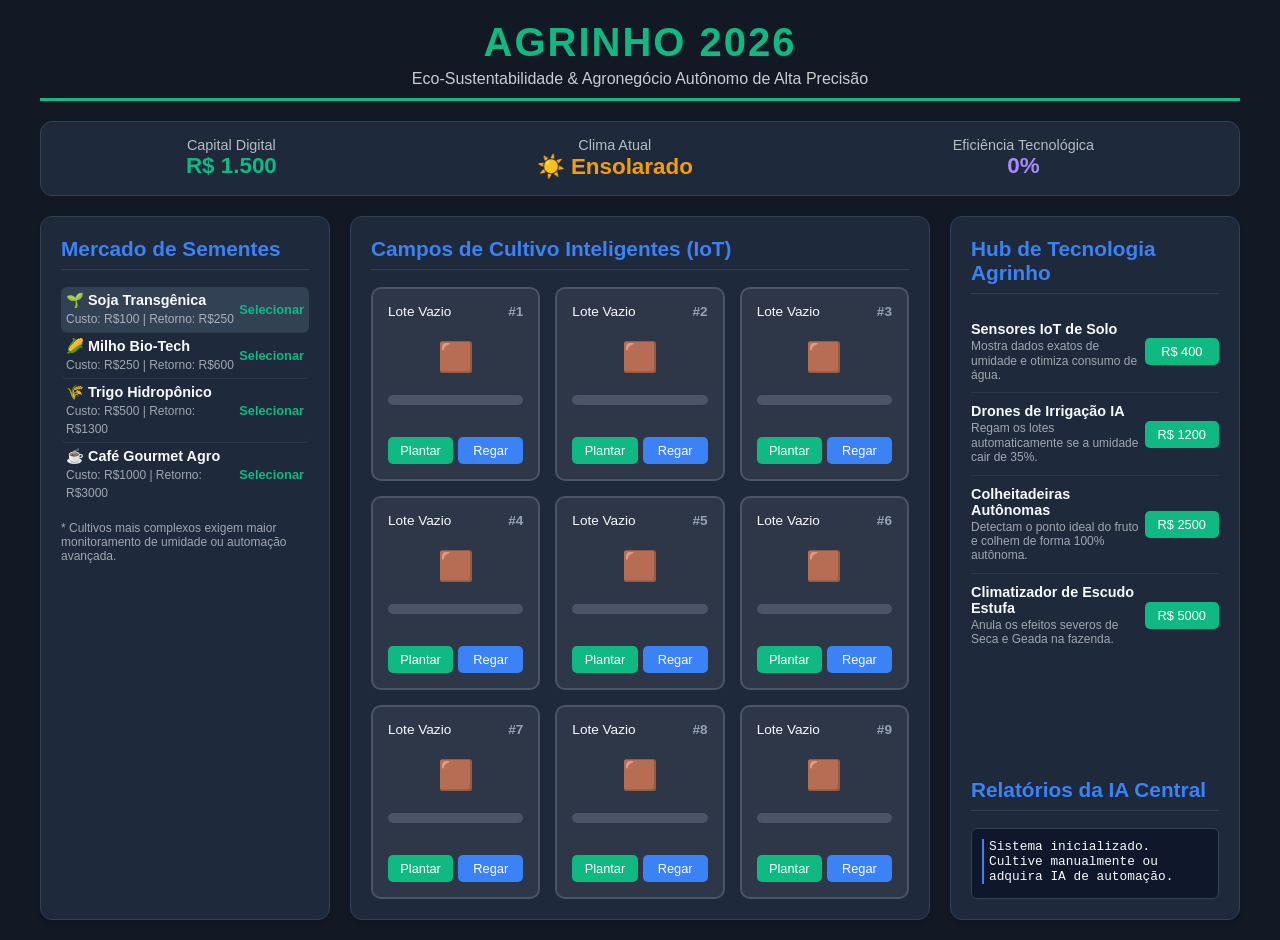
<file: index.html>
<!DOCTYPE html>
<html lang="pt-BR">
<head>
    <meta charset="UTF-8">
    <meta name="viewport" content="width=device-width, initial-scale=1.0">
    <title>Agrinho 2026: Fazenda Autônoma Tech</title>
    <link rel="stylesheet" href="style.css">
</head>
<body>

    <header>
        <h1>Agrinho 2026</h1>
        <p>Eco-Sustentabilidade & Agronegócio Autônomo de Alta Precisão</p>
    </header>

    <div class="status-bar">
        <div class="status-item">
            <span>Capital Digital</span>
            <strong id="money-display">R$ 1.500</strong>
        </div>
        <div class="status-item">
            <span>Clima Atual</span>
            <strong id="weather-display" style="color: #f59e0b;">☀️ Ensolarado</strong>
        </div>
        <div class="status-item">
            <span>Eficiência Tecnológica</span>
            <strong id="tech-display" style="color: #a78bfa;">0%</strong>
        </div>
    </div>

    <div class="game-container">
        
        <div class="panel">
            <h2>Mercado de Sementes</h2>
            <div id="seed-market"></div>
            <p style="font-size:0.75rem; opacity:0.6; margin-top:15px;">* Cultivos mais complexos exigem maior monitoramento de umidade ou automação avançada.</p>
        </div>

        <div class="panel">
            <h2>Campos de Cultivo Inteligentes (IoT)</h2>
            <div class="farm-grid" id="farm-grid"></div>
        </div>

        <div class="panel" style="display: flex; flex-direction: column; justify-content: space-between;">
            <div>
                <h2>Hub de Tecnologia Agrinho</h2>
                <div id="tech-hub"></div>
            </div>
            
            <div style="margin-top: 20px;">
                <h2>Relatórios da IA Central</h2>
                <div id="log-container">
                    <div class="log-entry">Sistema inicializado. Cultive manualmente ou adquira IA de automação.</div>
                </div>
            </div>
        </div>

    </div>

    <script src="script.js"></script>
</body>
</html>
</file>
<file: style.css>
:root {
    --bg-color: #121824;
    --panel-bg: #1e293b;
    --text-main: #f8fafc;
    --accent-green: #10b981;
    --accent-blue: #3b82f6;
    --border-color: #334155;
}

body {
    font-family: 'Segoe UI', Tahoma, Geneva, Verdana, sans-serif;
    background-color: var(--bg-color);
    color: var(--text-main);
    margin: 0;
    padding: 20px;
    display: flex;
    flex-direction: column;
    align-items: center;
}

header {
    text-align: center;
    margin-bottom: 20px;
    border-bottom: 3px solid var(--accent-green);
    padding-bottom: 10px;
    width: 100%;
    max-width: 1200px;
}

header h1 {
    margin: 0;
    color: var(--accent-green);
    font-size: 2.5rem;
    text-transform: uppercase;
    letter-spacing: 2px;
}

header p {
    margin: 5px 0 0 0;
    opacity: 0.8;
}

.game-container {
    display: grid;
    grid-template-columns: 1fr 2fr 1fr;
    gap: 20px;
    width: 100%;
    max-width: 1200px;
}

@media (max-width: 900px) {
    .game-container {
        grid-template-columns: 1fr;
    }
}

.panel {
    background-color: var(--panel-bg);
    border: 1px solid var(--border-color);
    border-radius: 12px;
    padding: 20px;
    box-shadow: 0 4px 6px -1px rgba(0, 0, 0, 0.1);
}

.panel h2 {
    margin-top: 0;
    border-bottom: 1px solid var(--border-color);
    padding-bottom: 8px;
    color: var(--accent-blue);
    font-size: 1.3rem;
}

/* Top Status Bar */
.status-bar {
    display: flex;
    justify-content: space-around;
    background-color: var(--panel-bg);
    width: 100%;
    max-width: 1200px;
    padding: 15px;
    border-radius: 12px;
    margin-bottom: 20px;
    box-sizing: border-box;
    border: 1px solid var(--border-color);
}

.status-item {
    text-align: center;
}

.status-item span {
    display: block;
    font-size: 0.9rem;
    opacity: 0.7;
}

.status-item strong {
    font-size: 1.4rem;
    color: var(--accent-green);
}

/* Farm Grid */
.farm-grid {
    display: grid;
    grid-template-columns: repeat(3, 1fr);
    gap: 15px;
    height: fit-content;
}

.plot {
    background-color: #2d3748;
    border: 2px solid #4a5568;
    border-radius: 10px;
    padding: 15px;
    display: flex;
    flex-direction: column;
    justify-content: space-between;
    min-height: 160px;
    position: relative;
    transition: all 0.3s ease;
}

.plot.active {
    border-color: var(--accent-green);
}

.plot-info {
    font-size: 0.85rem;
}

.plot-crop {
    font-size: 1.8rem;
    text-align: center;
    margin: 10px 0;
}

.progress-bar {
    background-color: #4a5568;
    border-radius: 5px;
    overflow: hidden;
    height: 10px;
    margin-bottom: 5px;
}

.progress-fill {
    background-color: var(--accent-green);
    width: 0%;
    height: 100%;
    transition: width 0.1s linear;
}

.water-bar {
    background-color: #4a5568;
    border-radius: 5px;
    overflow: hidden;
    height: 6px;
}

.water-fill {
    background-color: var(--accent-blue);
    width: 100%;
    height: 100%;
}

.plot-actions {
    display: flex;
    gap: 5px;
    margin-top: 10px;
}

.btn {
    background-color: #4a5568;
    color: white;
    border: none;
    padding: 6px 10px;
    border-radius: 5px;
    cursor: pointer;
    font-size: 0.8rem;
    flex: 1;
    transition: background 0.2s;
}

.btn:hover {
    background-color: #718096;
}

.btn-green { background-color: var(--accent-green); }
.btn-green:hover { background-color: #059669; }
.btn-blue { background-color: var(--accent-blue); }
.btn-blue:hover { background-color: #2563eb; }

/* Shop and Tech Lists */
.shop-item, .tech-item {
    display: flex;
    justify-content: space-between;
    align-items: center;
    padding: 10px 0;
    border-bottom: 1px solid #2d3748;
}

.shop-item:last-child, .tech-item:last-child {
    border-bottom: none;
}

.item-details p {
    margin: 0;
    font-size: 0.9rem;
}

.item-details span {
    font-size: 0.75rem;
    opacity: 0.6;
}

/* Logs */
#log-container {
    max-height: 250px;
    overflow-y: auto;
    font-size: 0.8rem;
    font-family: monospace;
    background-color: #0f172a;
    padding: 10px;
    border-radius: 6px;
    border: 1px solid var(--border-color);
}

.log-entry {
    margin-bottom: 4px;
    border-left: 2px solid var(--accent-blue);
    padding-left: 5px;
}

.weather-alert {
    font-weight: bold;
    color: #f59e0b;
}
</file>
